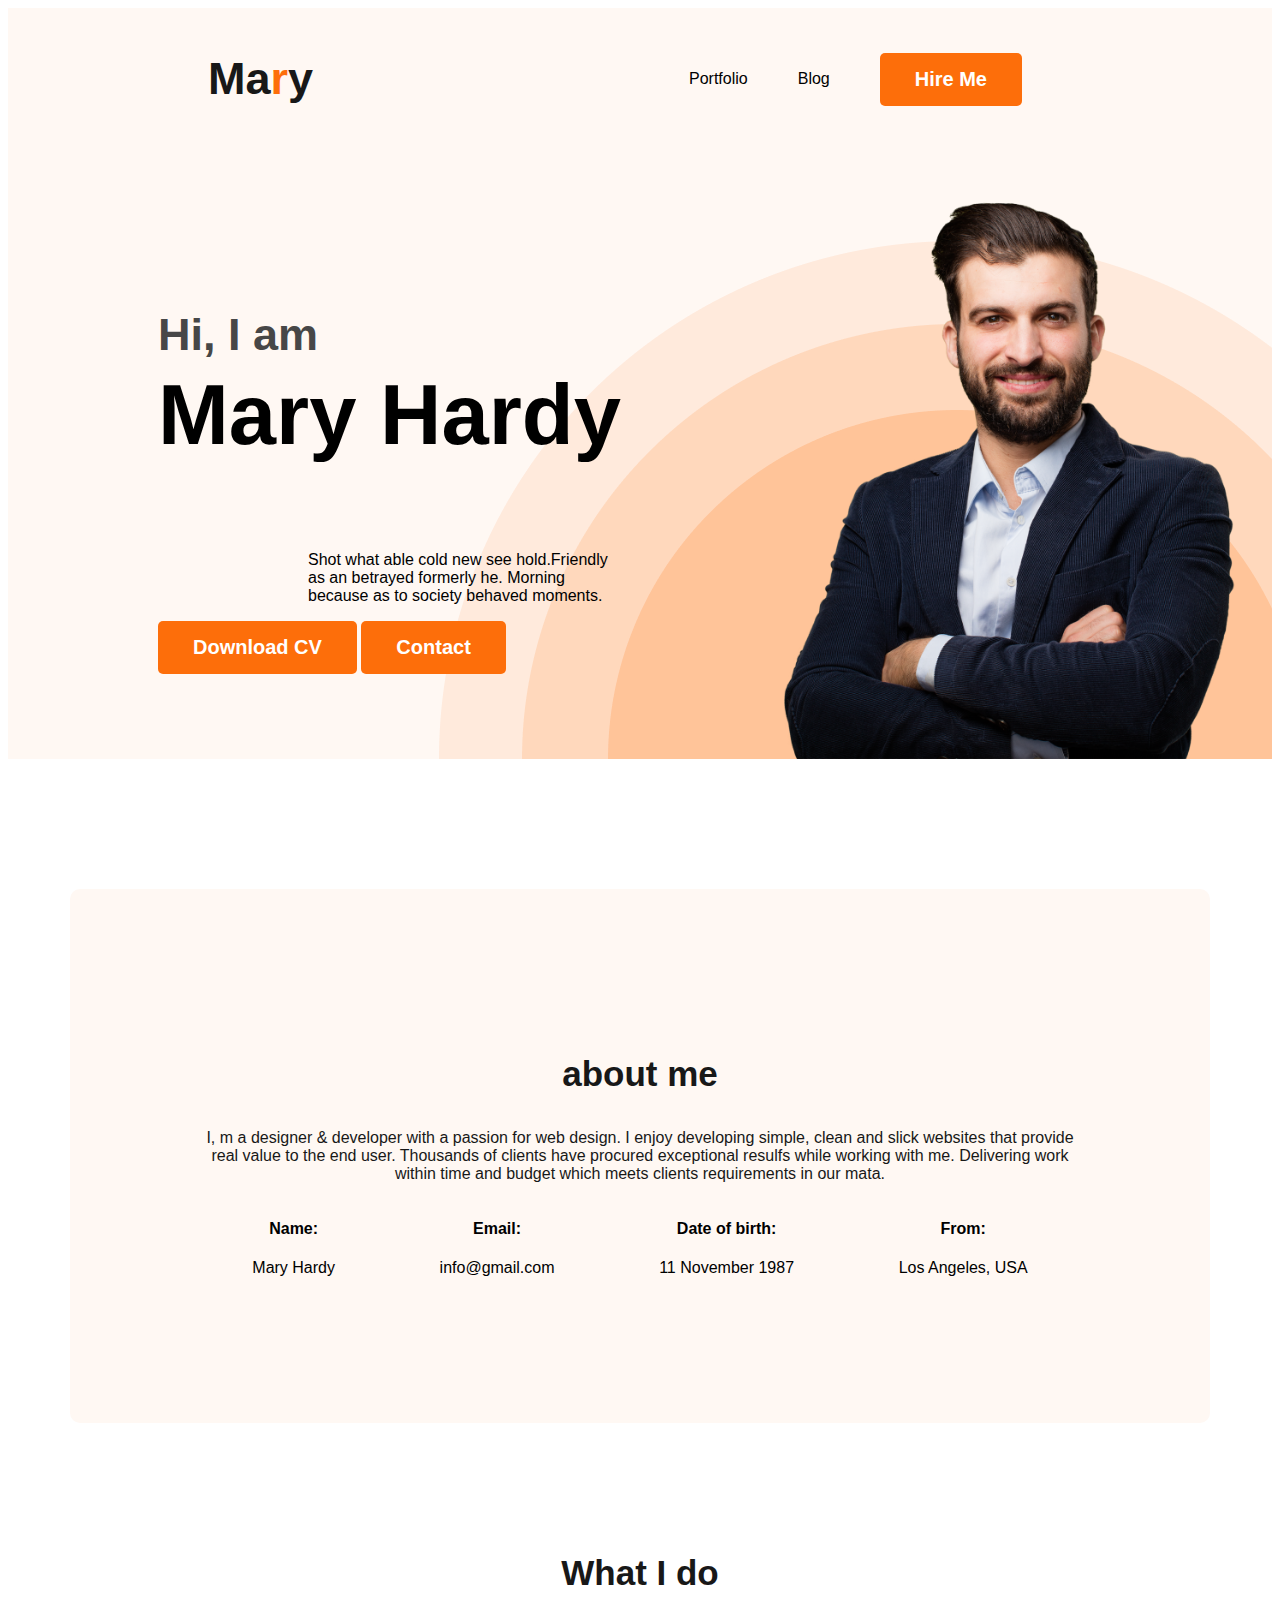
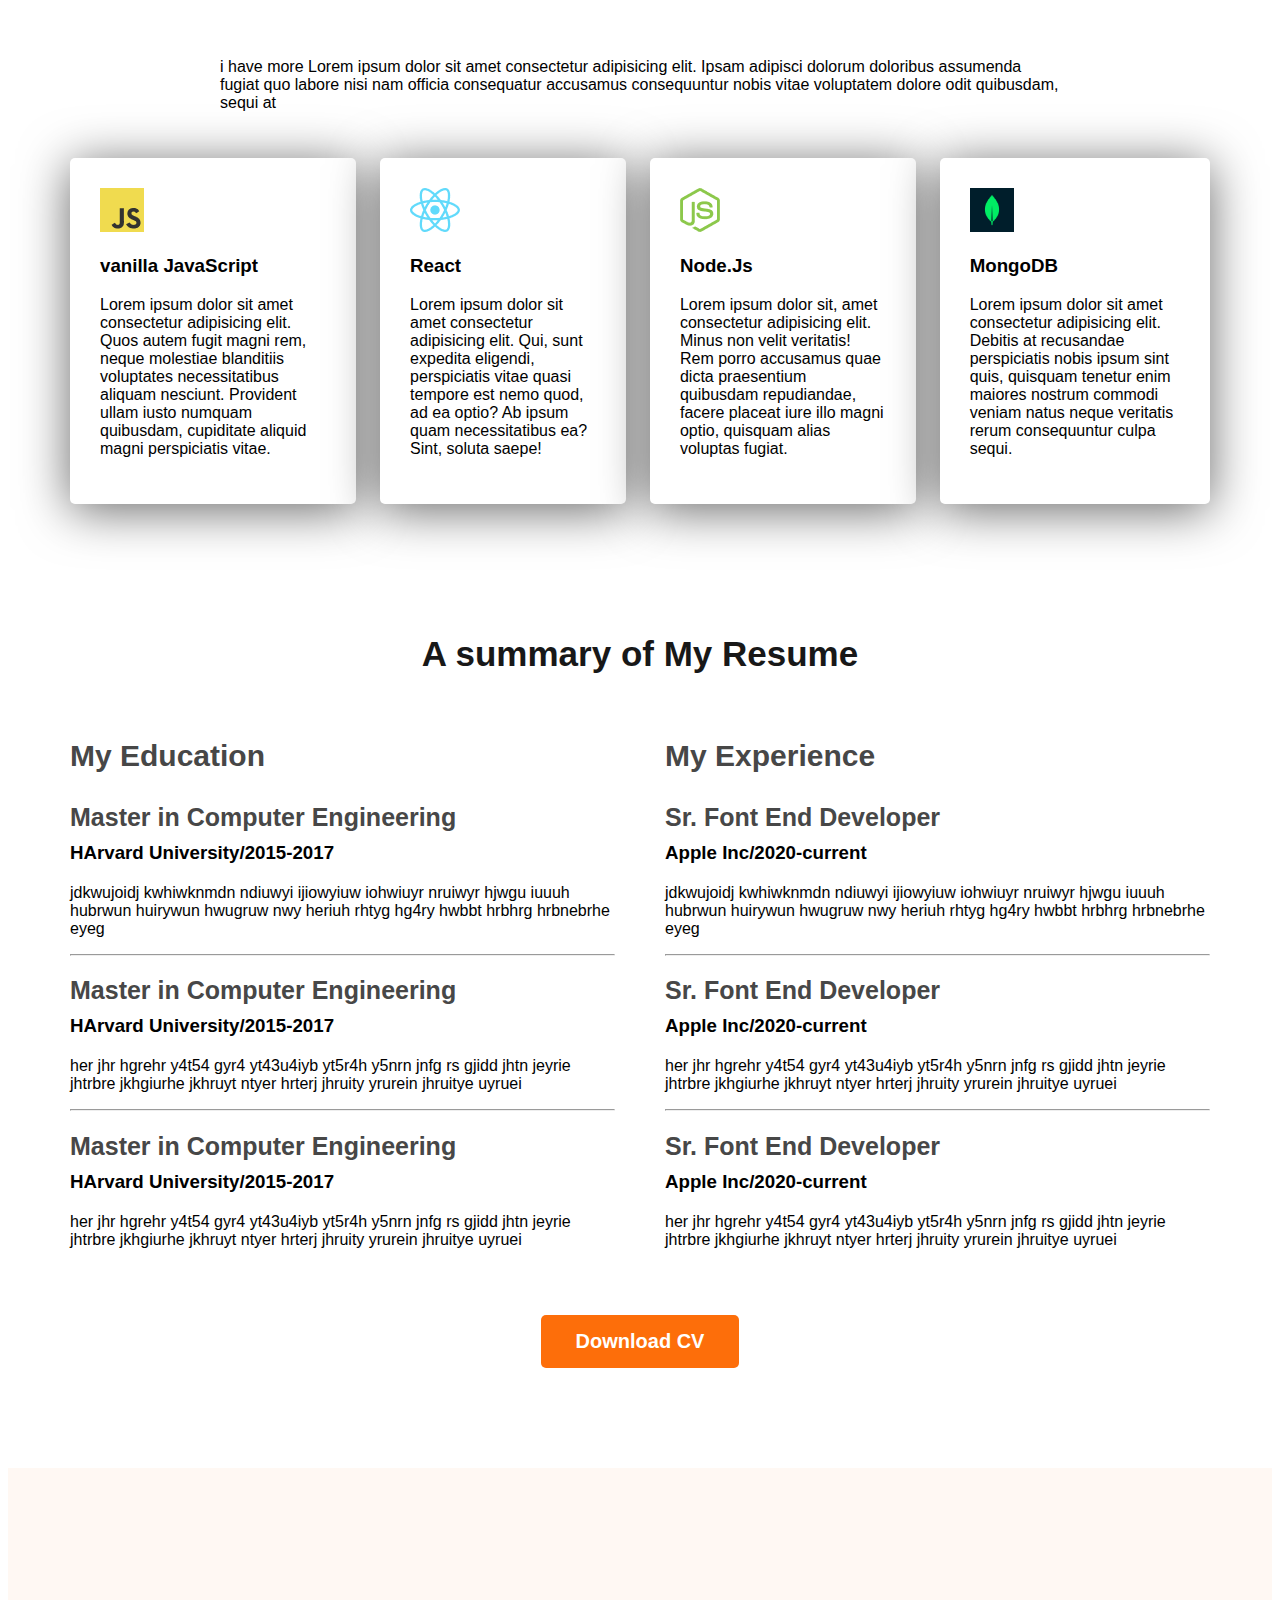
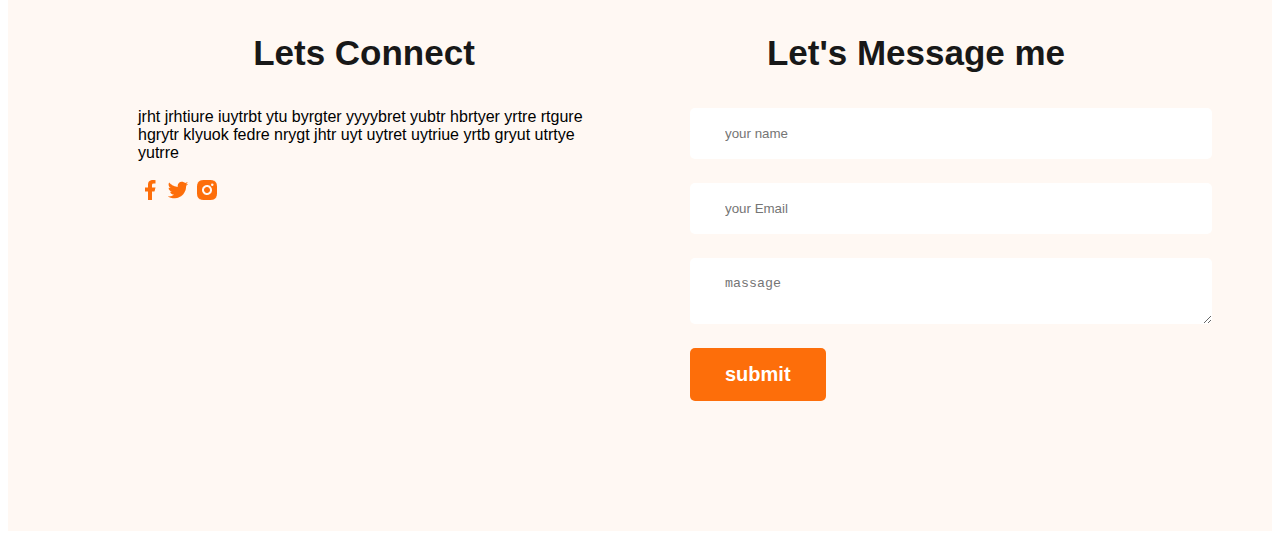
<file: webdeveloper-portfolio/index.html>
<!DOCTYPE html>
<html lang="en">
<head>
    <meta charset="UTF-8">
    <meta name="viewport" content="width=device-width, initial-scale=1.0">
    <title>web developer portfolio</title>
    <link rel="preconnect" href="https://fonts.googleapis.com">
<link rel="preconnect" href="https://fonts.gstatic.com" crossorigin>
<link href="https://fonts.googleapis.com/css2?family=Open+Sans:wght@800&display=swap" rel="stylesheet">
    <link rel="stylesheet" href="portfolio.css">
</head>
<body>
    <header class="header">
        <nav>
            <h3 class ="nav-title">Ma<span class="text-primary">r</span>y</h2>
            <ul>
                <li>Portfolio</li>
                <li>Blog</li>
                <li><button class="btn-primary">Hire Me</button></li>
            </ul>
        </nav>
        <div class="banner">
            <div class="banner-content">
                <h3 class="banner-greeting">Hi, I  am</h3>
                <h1 class="banner-title">Mary Hardy</h1>
                <p class="banner discription">Shot what able cold new see hold.Friendly as an betrayed formerly he. Morning because as to society behaved moments. </p>
                <button class="btn-primary">Download CV</button>
                <button class="btn-primary">Contact</button>
            </div>
            <img class="profile-pic" src="images/hardy.png" alt="image">
        </div>
    </header>
    <main>
        <section class="about">
            <h3 class="section-title">about me</h3>
            <p class="section-description">I, m a designer & developer with a passion for web design. I enjoy developing simple, clean and slick websites that provide real value to the end user. Thousands of clients have procured exceptional resulfs while working with me. Delivering work within time and budget which meets clients requirements in our mata.</p>

        <div class="about-info-container">
            <div class="about-info">
                <h4 class="info-title">Name:</h4>
                <p class="info-description">Mary Hardy</p>
            </div>
            <div class="about-info">
                <h4 class="info-title">Email:</h4>
                <p class="info-description">  info@gmail.com</p>
            </div>
            <div class="about-info">
                <h4 class="info-title">Date of birth:</h4>
                <p class="info-description">11 November 1987</p>
            </div>
            <div class="about-info">
                <h4 class="info-title">From:</h4>
                <p class="info-description">  Los Angeles, USA</p>
            </div>
        </div>

        </section>
        <section>
        <h3 class="section-title">What I do</h3>
        <p class="what-i-do-description"class="section-description">
         i have more Lorem ipsum dolor sit amet consectetur adipisicing elit. Ipsam adipisci dolorum doloribus assumenda fugiat quo labore nisi nam officia consequatur accusamus consequuntur nobis vitae voluptatem dolore odit quibusdam, sequi at   
        </p>
        <div class="skills-container">
            <div class="skill">
                <img src="images/icons/js.png" alt="image">
                <h3 class="skill-title">vanilla JavaScript</h3>
                <p class="skill-description">Lorem ipsum dolor sit amet consectetur adipisicing elit. Quos autem fugit magni rem, neque molestiae blanditiis voluptates necessitatibus aliquam nesciunt. Provident ullam iusto numquam quibusdam, cupiditate aliquid magni perspiciatis vitae.</p>
            </div>
            <div class="skill">
                <img src="images/icons/react.png" alt="image">
                <h3 class="skill-title">React</h3>
                <p class="skill-description">Lorem ipsum dolor sit amet consectetur adipisicing elit. Qui, sunt expedita eligendi, perspiciatis vitae quasi tempore est nemo quod, ad ea optio? Ab ipsum quam necessitatibus ea? Sint, soluta saepe!</p>
            </div>
            <div class="skill">
                <img src="images/icons/nodejs.png" alt="image">
                <h3 class="skill-title">Node.Js</h3>
                <p class="skill-description">Lorem ipsum dolor sit, amet consectetur adipisicing elit. Minus non velit veritatis! Rem porro accusamus quae dicta praesentium quibusdam repudiandae, facere placeat iure illo magni optio, quisquam alias voluptas fugiat.</p>
            </div>
            <div class="skill">
                <img src="images/icons/mongo.png" alt="">
                <h3 class="skill-title">MongoDB</h3>
                <p class="skill-description">Lorem ipsum dolor sit amet consectetur adipisicing elit. Debitis at recusandae perspiciatis nobis ipsum sint quis, quisquam tenetur enim maiores nostrum commodi veniam natus neque veritatis rerum consequuntur culpa sequi.</p>
            </div>
        </div>
        <section>
            <h3 class="section-title">A summary of My Resume</h3>




            <div class="resume-container">
                <div class="resume-column">

                    <h3 class="resume-column-title">My Education</h3>
                    <div class="resume-item">
                        <h2 class="resume-item-title">Master in Computer Engineering</h2>
                        <h3 class="resume-item-institute">HArvard University/2015-2017</h3>
                        <p class="resume-item-description">jdkwujoidj kwhiwknmdn ndiuwyi ijiowyiuw iohwiuyr nruiwyr hjwgu iuuuh hubrwun huirywun hwugruw nwy heriuh rhtyg hg4ry hwbbt hrbhrg hrbnebrhe eyeg</p>
                    </div>
                   <hr>
                    <div class="resume-item">
                        <h2 class="resume-item-title">Master in Computer Engineering</h2>
                        <h3 class="resume-item-institute">HArvard University/2015-2017</h3>
                        <p class="resume-item-description">her jhr hgrehr y4t54  gyr4  yt43u4iyb yt5r4h y5nrn jnfg rs gjidd jhtn jeyrie jhtrbre jkhgiurhe jkhruyt ntyer hrterj jhruity yrurein jhruitye uyruei</p>
                    </div>
                   <hr>
                    <div class="resume-item">
                        <h2 class="resume-item-title">Master in Computer Engineering</h2>
                        <h3 class="resume-item-institute">HArvard University/2015-2017</h3>
                        <p class="resume-item-description">her jhr hgrehr y4t54  gyr4  yt43u4iyb yt5r4h y5nrn jnfg rs gjidd jhtn jeyrie jhtrbre jkhgiurhe jkhruyt ntyer hrterj jhruity yrurein jhruitye uyruei</p>
                    </div>
                    
                   
                </div>
                <div class="resume-column">
                    <h3 class="resume-column-title">My Experience</h3>
                    <div class="resume-item">
                        <h2 class="resume-item-title">Sr. Font End Developer</h2>
                        <h3 class="resume-item-institute">Apple Inc/2020-current</h3>
                        <p class="resume-item-description">jdkwujoidj kwhiwknmdn ndiuwyi ijiowyiuw iohwiuyr nruiwyr hjwgu iuuuh hubrwun huirywun hwugruw nwy heriuh rhtyg hg4ry hwbbt hrbhrg hrbnebrhe eyeg</p>
                    </div>
                   <hr>
                    <div class="resume-item">
                        <h2 class="resume-item-title">Sr. Font End Developer</h2>
                        <h3 class="resume-item-institute">Apple Inc/2020-current</h3>
                        <p class="resume-item-description">her jhr hgrehr y4t54  gyr4  yt43u4iyb yt5r4h y5nrn jnfg rs gjidd jhtn jeyrie jhtrbre jkhgiurhe jkhruyt ntyer hrterj jhruity yrurein jhruitye uyruei</p>
                    </div>
                   <hr>
                    <div class="resume-item">
                        <h2 class="resume-item-title">Sr. Font End Developer</h2>
                        <h3 class="resume-item-institute">Apple Inc/2020-current</h3>
                        <p class="resume-item-description">her jhr hgrehr y4t54  gyr4  yt43u4iyb yt5r4h y5nrn jnfg rs gjidd jhtn jeyrie jhtrbre jkhgiurhe jkhruyt ntyer hrterj jhruity yrurein jhruitye uyruei</p>
                    </div>  
                </div>
            </div>
        </section>
        <div class="download-cv">
            <button class="btn-primary">Download CV</button>
        </div>

        </section>   

    </main>
    <footer class="footer">
        <div class="footer-column">
            <h3 class="section-title">Lets Connect</h3>
            <p class="section description">jrht jrhtiure  iuytrbt ytu byrgter yyyybret yubtr  hbrtyer yrtre rtgure hgrytr klyuok fedre nrygt jhtr uyt uytret uytriue yrtb gryut utrtye yutrre</p>
            <div class="social link">
                <a href=""><img src="images/icons/facebook.png" alt="image"></a>
                <a href=""><img src="images/icons/twitter.png" alt="image"></a>
                <a href=""><img src="images/icons/insta.png" alt="image"></a>
            </div>
        </div>
        <div class="footer-column">
            <h3 class="section-title">Let's Message me</h3>

            <form class="contact" action="">
                <input type="text" placeholder="your name" id="">
                <input type="email" placeholder="your Email" id="">
                <textarea name="" id="" cols="30" row="10" placeholder="massage"></textarea>
                <input class="btn-primary" type="submit" value="submit">
            </form>
        </div>
    </footer>
    
</body>
</html>
</file>
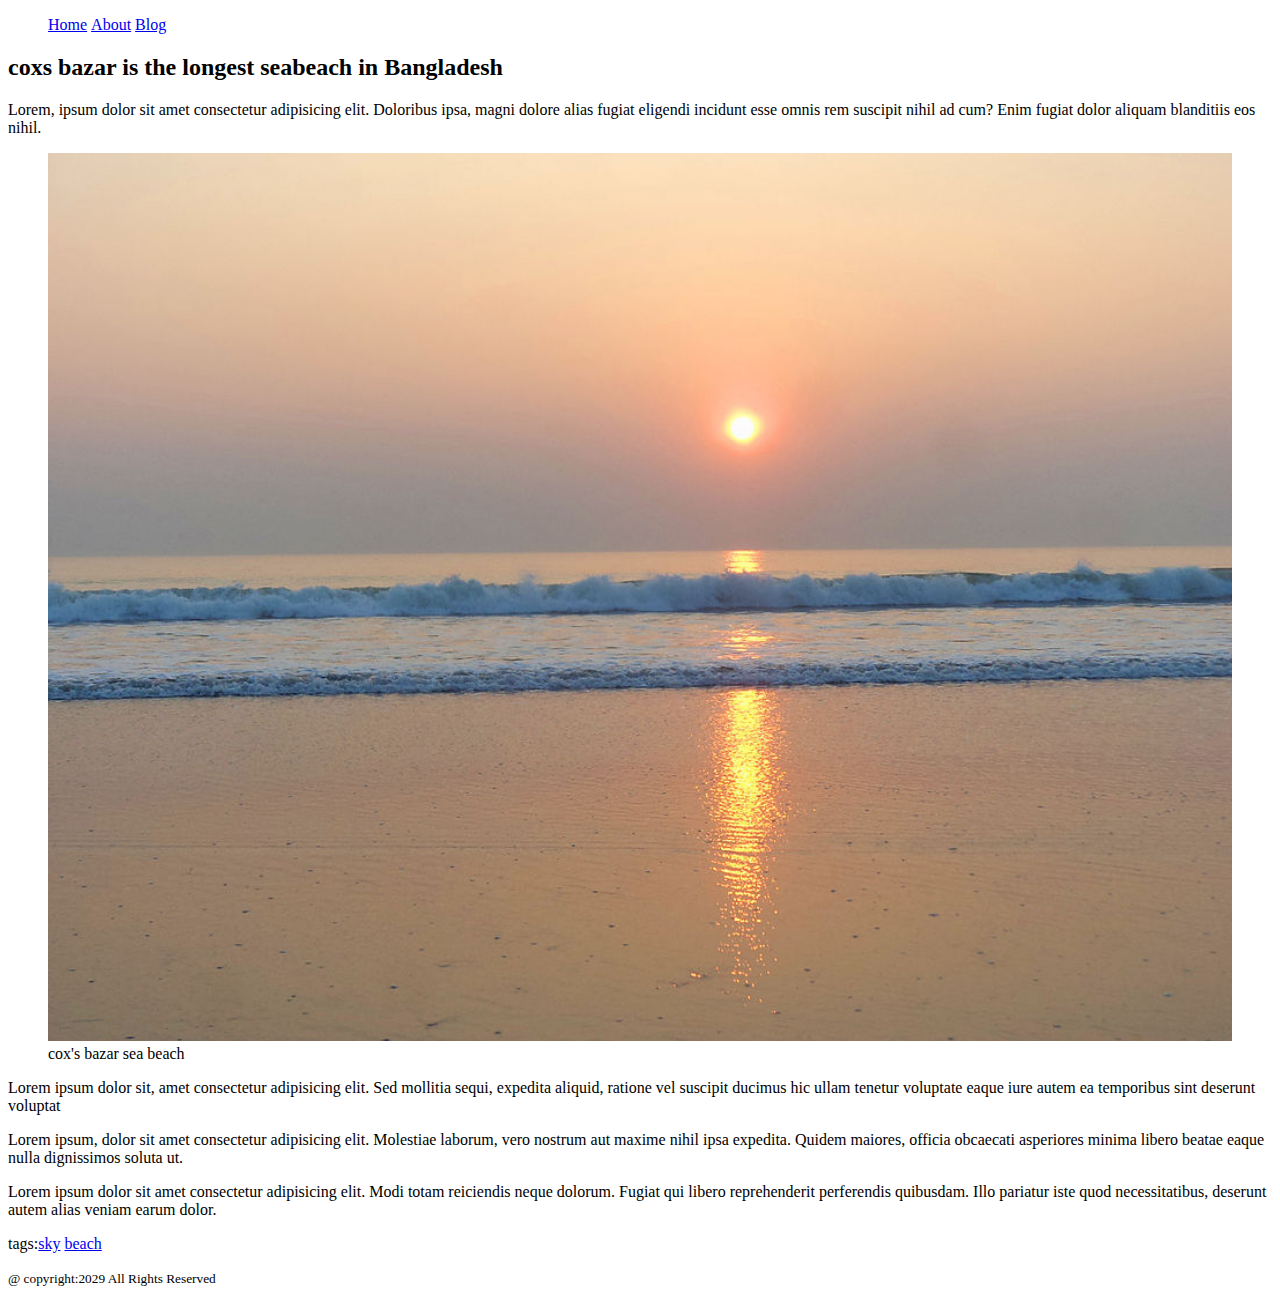
<file: my_first_html/blog.html>
<!DOCTYPE html>
<html lang="en">
<head>
    <meta charset="UTF-8">
    <meta name="viewport" content="width=device-width, initial-scale=1.0">
    <title>This is my first blog</title>
    <link rel="stylesheet" href="styles/blog.css">
</head>
<body>
    <header>
        <nav>
            <ul>
                <li><a href="Home.html">Home</a></li>
                <li><a href="about.html">About</a></li>
                <li><a href="blog.html">Blog</a></li>
            </ul>
        </nav>
    </header>

    <main>
        <article>
            <header>
                <h2>coxs bazar is the longest seabeach in Bangladesh</h2>
                <p> Lorem, ipsum dolor sit amet consectetur adipisicing elit. Doloribus ipsa, magni dolore alias fugiat eligendi incidunt esse omnis rem suscipit nihil ad cum? Enim fugiat dolor aliquam blanditiis eos nihil.</p>
            </header>
            <figure>
                <img width="100%" src="images/coxs.jpg" alt="">
                <figcaption>cox's bazar sea beach</figcaption>
            </figure>
            <section>
                <p>
                    Lorem ipsum dolor sit, amet consectetur adipisicing elit. Sed mollitia sequi, expedita aliquid, ratione vel suscipit ducimus hic ullam tenetur voluptate eaque iure autem ea temporibus sint deserunt voluptat
                </p>
            </section>
            <section>
                <p>
                    Lorem ipsum, dolor sit amet consectetur adipisicing elit. Molestiae laborum, vero nostrum aut maxime nihil ipsa expedita. Quidem maiores, officia obcaecati asperiores minima libero beatae eaque nulla dignissimos soluta ut.
                </p>
            </section>
            <section>
                <p>
                    Lorem ipsum dolor sit amet consectetur adipisicing elit. Modi totam reiciendis neque dolorum. Fugiat qui libero reprehenderit perferendis quibusdam. Illo pariatur iste quod necessitatibus, deserunt autem alias veniam earum dolor.
                </p>
            </section>
            <footer>
                <p>tags:<a href="sky">sky</a>
                    <a href="beach">beach</a>
                </p>

            </footer>
        </article>
    </main>

    <footer>
        <p><small>@ copyright:2029 All Rights Reserved</small></p>
    </footer>
</body>
</html>
</file>
<file: webdeveloper-portfolio/portfolio.css>
nav{
    display:flex;
    align-items: center;
    justify-content: space-between;
    margin:0 200px;
}

body{

    font-family: "Open Sans", sans-serif;
  font-family:"lato",sans-serif;
}

.nav-title {
    color:#181818;
    font-size: 45px;
    font-weight: 800;
}

nav > ul {
    display:flex;
    align-items:center;
}

nav li {
     list-style: none;
     margin-right: 50px;

}
nav a {
    text-decoration: none;
    color:#474747;
}

.btn-primary{
    border-radius: 5px;
    background:#FD6E0A;
    border:0;
    color:white;
    font-size: 20px;
    font-weight:700;
    padding: 15px 35px;
}

.text-primary{
    color:#FD6E0A;
}
.header{
    background-color:#FFF8F3;
    background-image: url('images/header_bg.png');
    background-repeat: no-repeat;
    background-position: bottom right;

}
.banner{
    padding: 30px 30px 0px 150px;
    display:flex;
    align-items: center;
    justify-content: space-between;
}
.banner .profile-pic{
    width: 500px;
}
.banner-greeting {
    font-size: 45px;
    color: #474747;
    margin-bottom: 0;

}
.banner-title {
    font-size: 85px;
    font-weight: 700;
    margin-top: 5px;
    margin-buttom: 20px;
}

.banner-content{
    max-width: 500px;
}

.about{
    padding: 130px;
    border-radius: 10px;
    background: #FFF8F3;
    margin: 130px 0;
}
.section-title{
     color:#181818;
    text-align: center;
    font-size: 35px;
    font-weight: 700;
   
}
.section-description {
    color:#181818;
    text-align: center;
   
    
    
}
main{
    max-width:1140px;
    margin: 0 auto;
}
main section{
    margin-top:130px;

}
.about-info-container{
    display:flex;
    justify-content:space-around;
}
.about-info{
text-align: center;
}

.info-title{

}

.info-description{

}

 .what-i-do-description{
    padding: 30px 150px;
}
.skills-container{
    display:flex;
    gap:24px;

}
.skill{
    padding:30px;
    border-radius: 5px;
    background:#FFF;
    box-shadow: 0px 6px 50px 0px rgba(0,0,0,0.6);

}
.skills-description{
    color:#757575;

}
.resume-column-title{
    color:#474747;
    font-size:30px;
    font-weight: 700;
}
.resume-container{
    display:flex;
    gap:50px;
}
.rusume-item-description{
    color:#757575;


}
  .resume-item-title{
    color:#474747;
    font-size:25px;
   font-weight: 700;
   margin-bottom:10px;
}
 .resume-item-institute{
    margin-bottom:20px;
    margin-top: 0px;
}
 .resume-item-description{

}
.download-cv{
    text-align:center;
    margin-top:50px;
}

.footer{
    display:flex;
    gap:100px;
    
    background:#FFF8F3;
    margin-top:100px;
    padding:130px; 200px;
}
.footer-column{
    width:50%;
    
}
.contact input[type="text"], .contact input[type="email"],
 textarea{
    display:block;
    margin-bottom:24px;
    padding:18px 35px;
    color:#757575;
    border-radius: 5px;
    background:#FFF;
    border:0;
    width: 100%;
}

.social-links a{
    margin-right:25px;
}
</file>
<file: my_first_html/styles/blog.css>
nav>ul>li{
    display:inline;
    margin:left;
}
</file>
